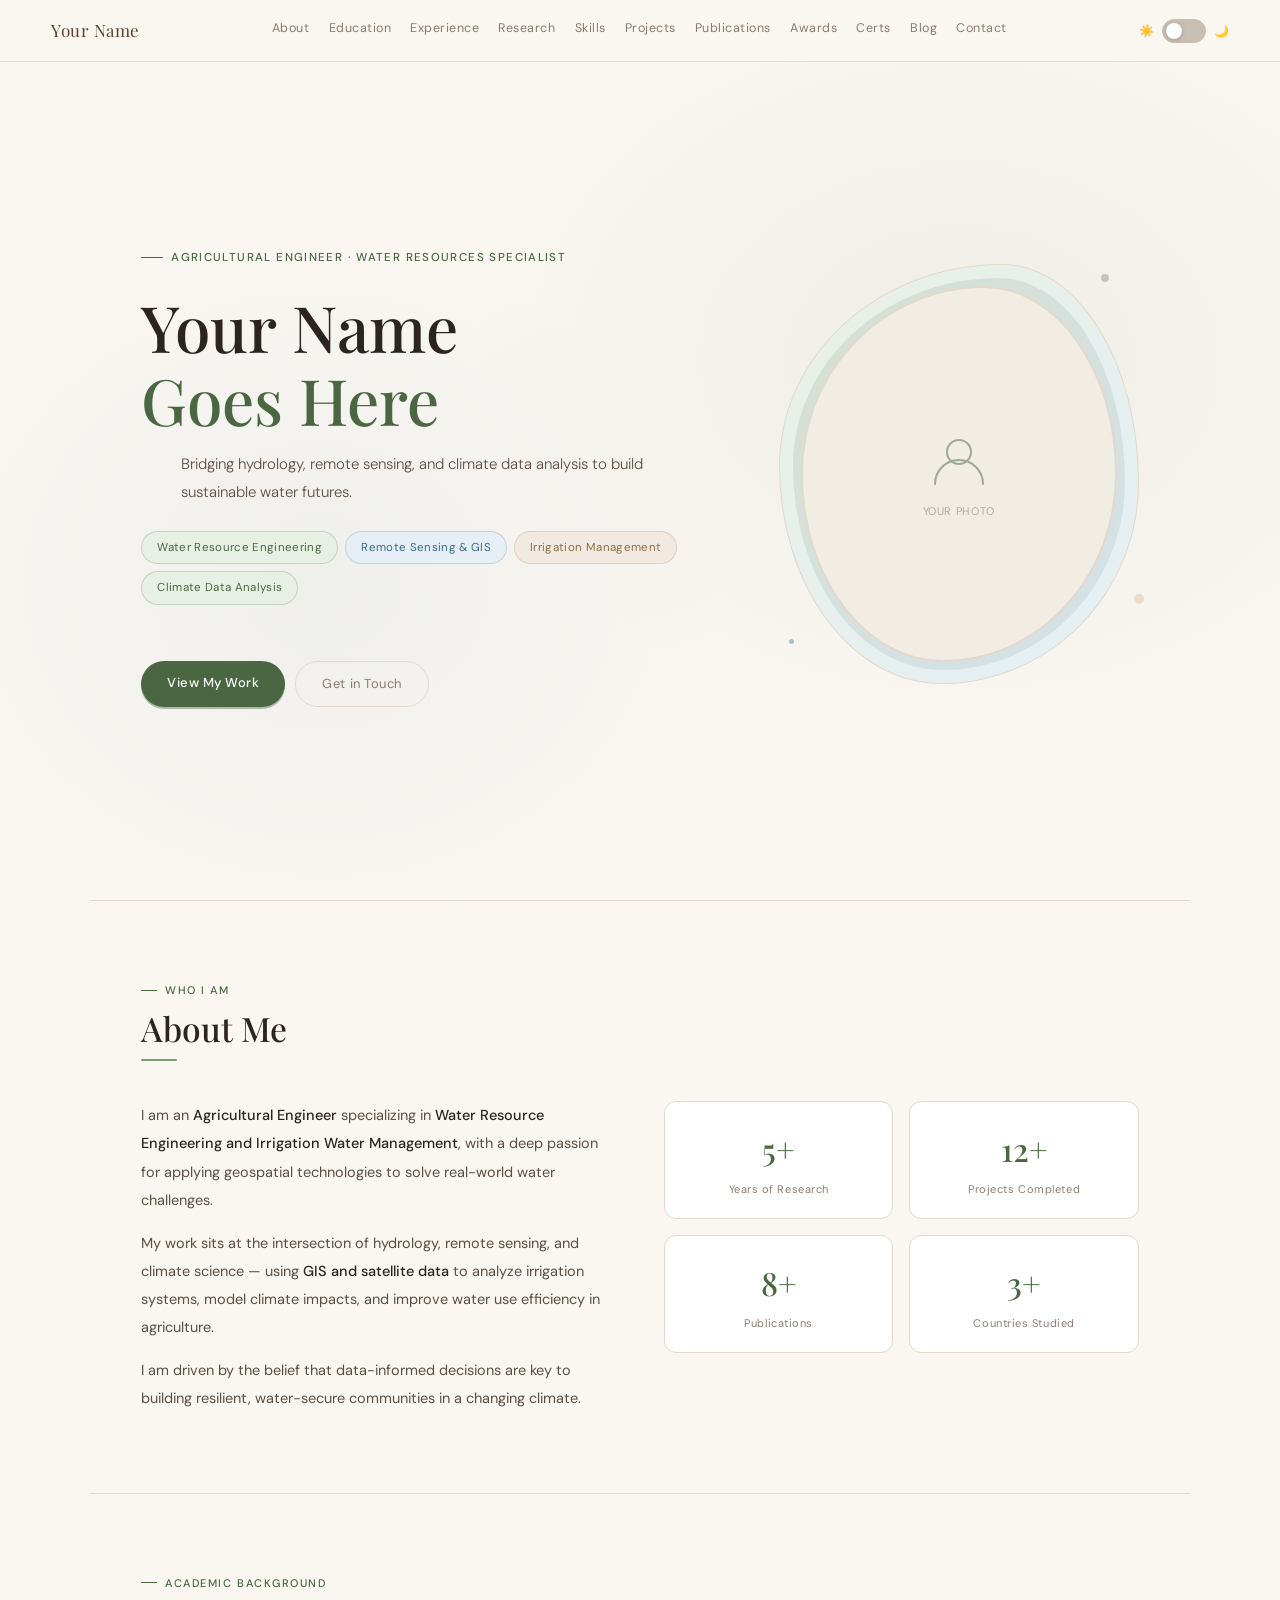
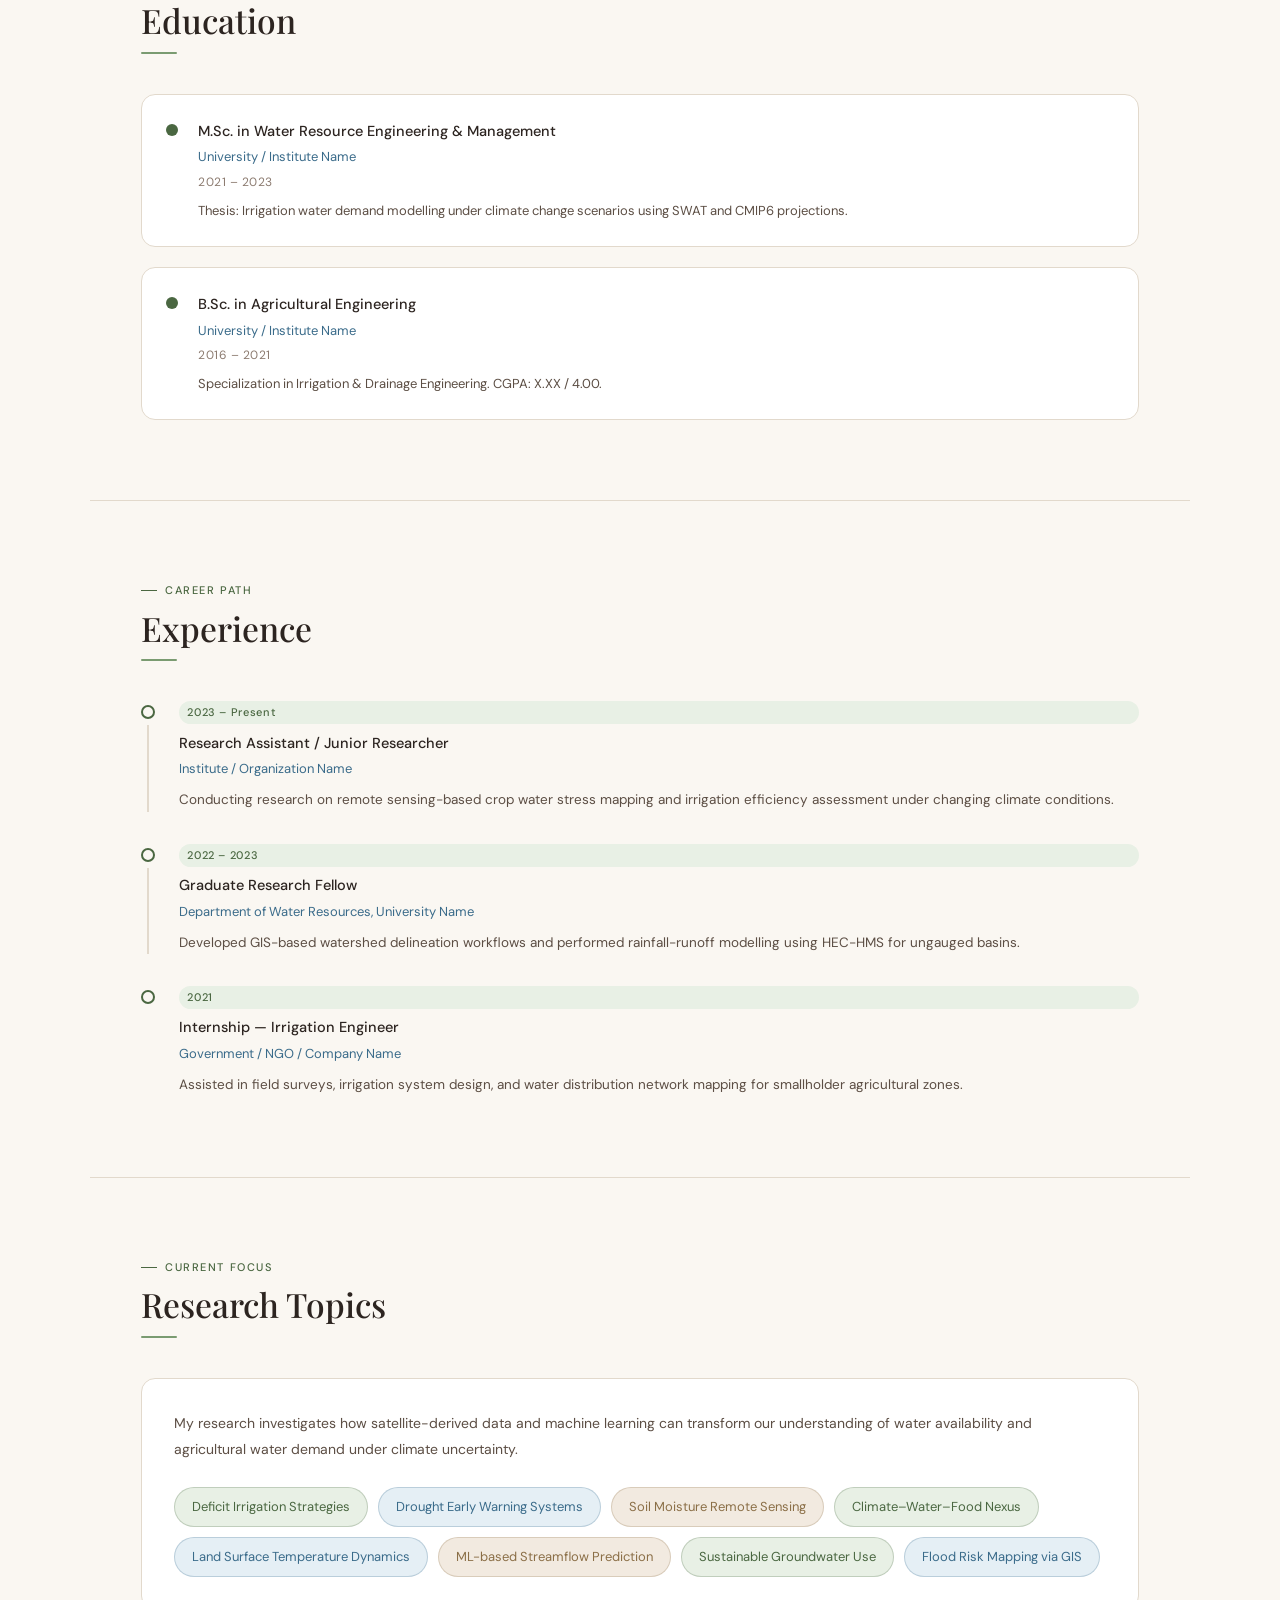
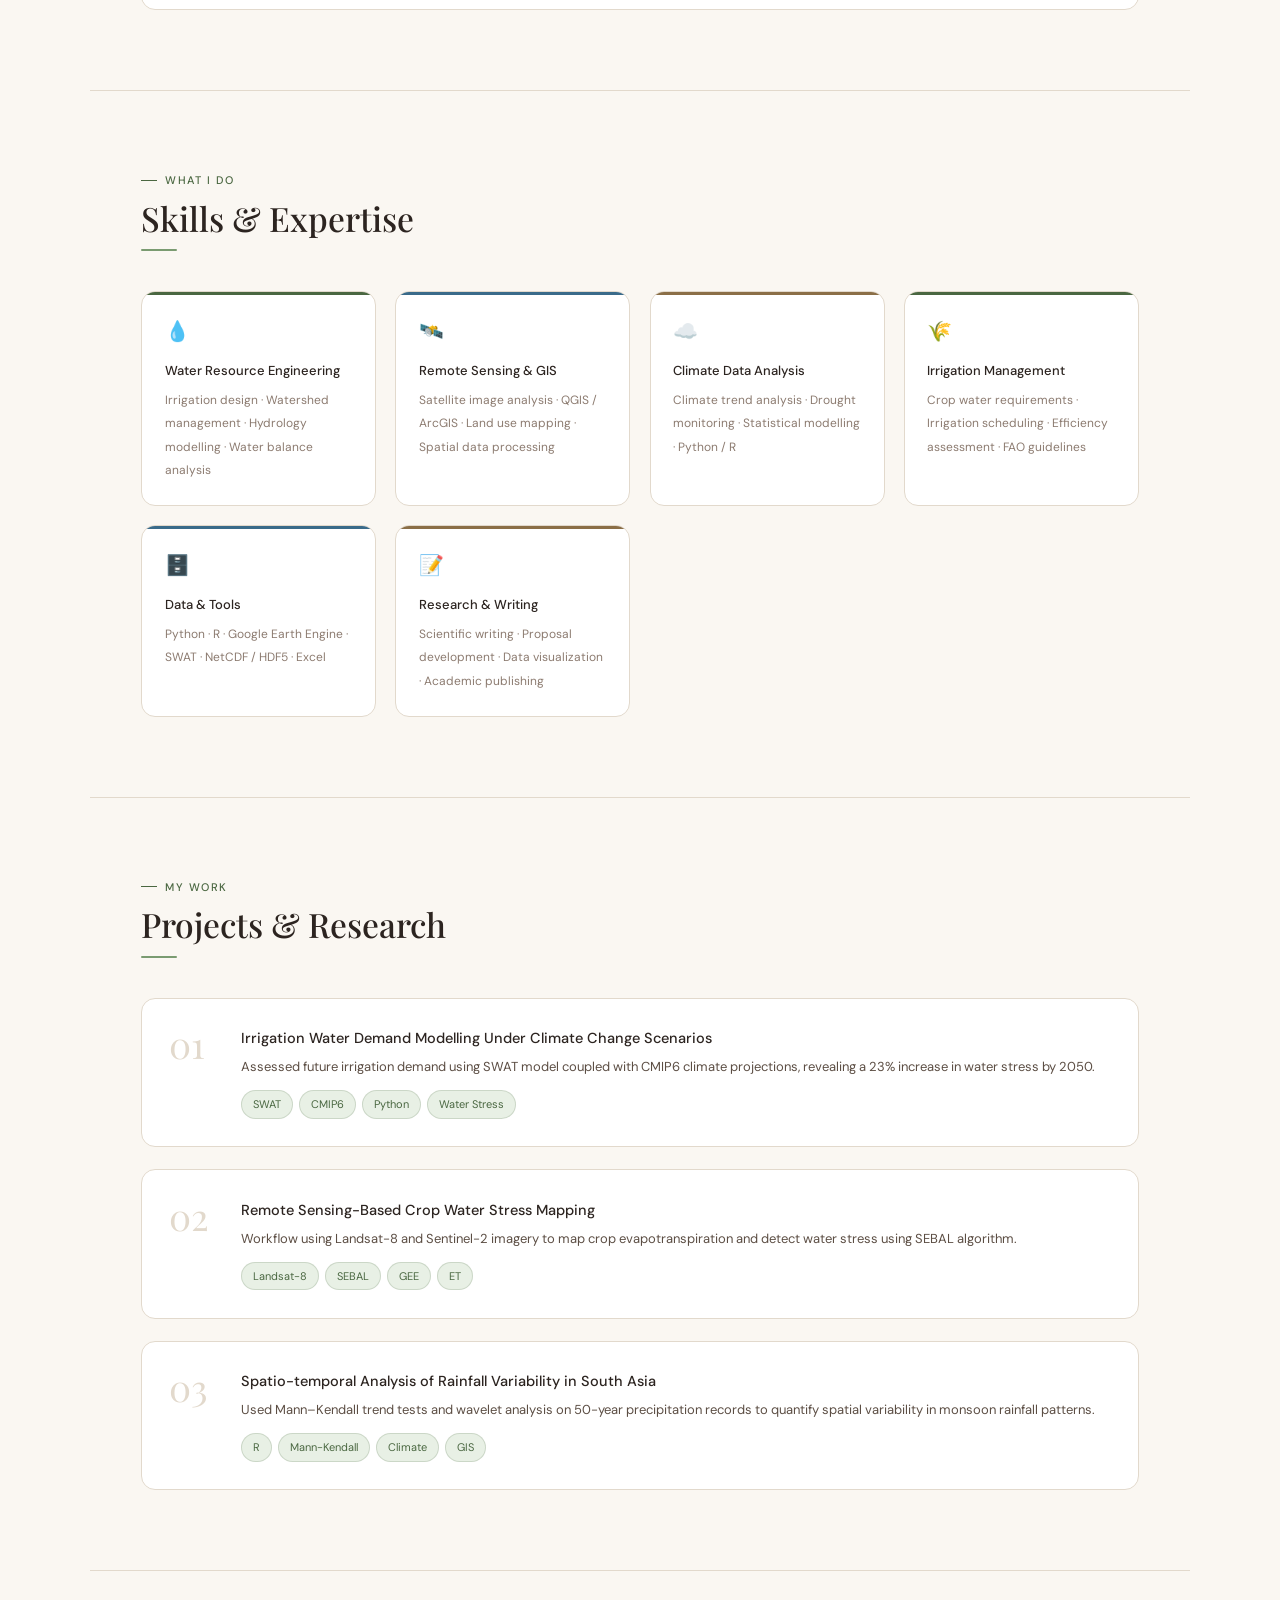
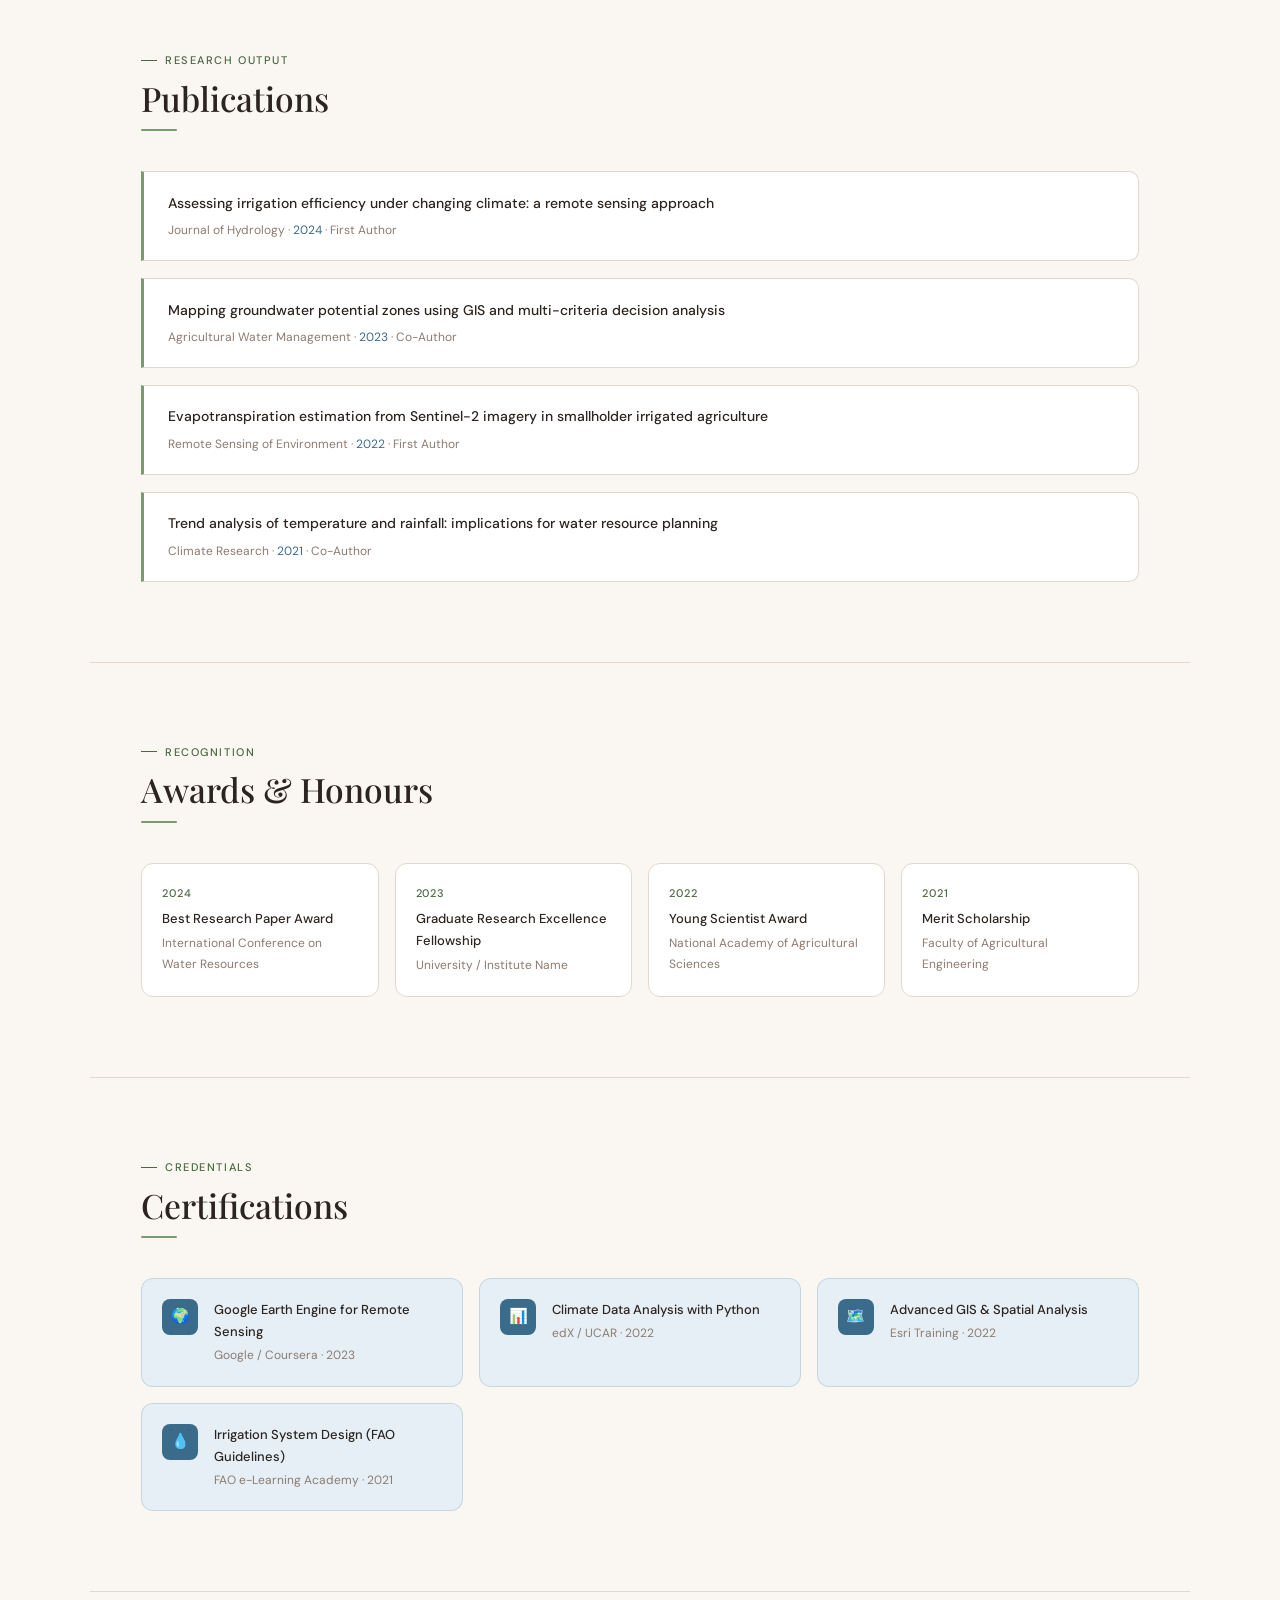
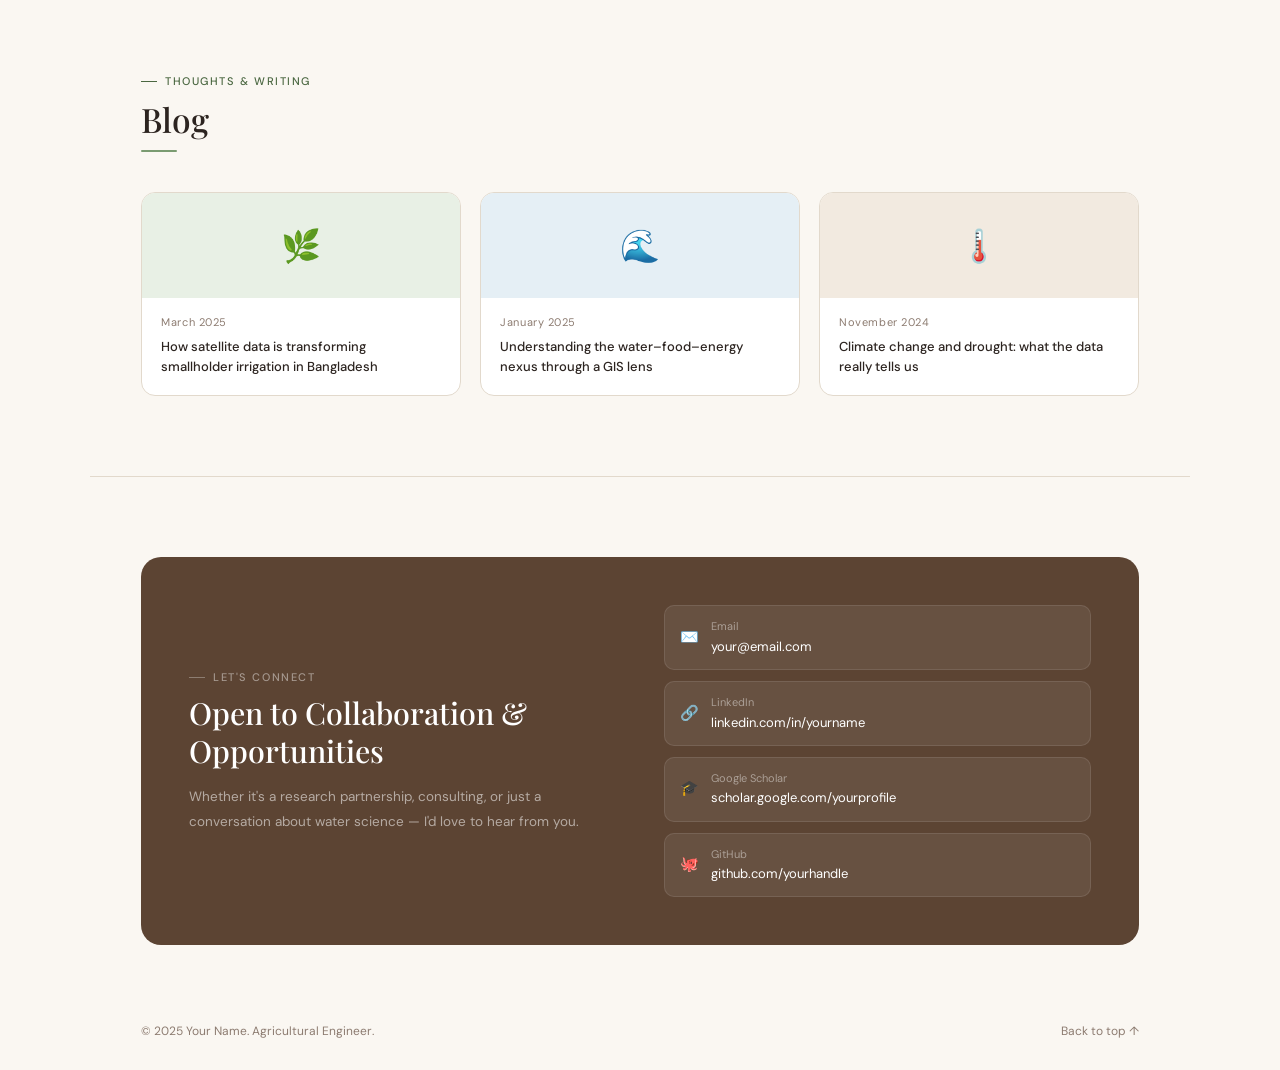
<file: index.html>
<!DOCTYPE html>
<html lang="en" data-theme="light">
<head>
<meta charset="UTF-8">
<meta name="viewport" content="width=device-width, initial-scale=1.0">
<title>Your Name — Agricultural Engineer</title>
<link href="https://fonts.googleapis.com/css2?family=Playfair+Display:ital,wght@0,400;0,500;0,600;1,400&family=DM+Sans:wght@300;400;500&display=swap" rel="stylesheet">
<style>
*,*::before,*::after{box-sizing:border-box;margin:0;padding:0}

/* ── THEME VARIABLES ── */
[data-theme="light"]{
  --bg:          #FAF7F2;
  --bg-card:     #FFFFFF;
  --bg-alt:      #F2EDE4;
  --border:      #E2D9CC;
  --border-mid:  #C8BFB2;
  --text-h:      #2C2420;
  --text-b:      #5C4E44;
  --text-m:      #8C7B70;
  --moss:        #4A6741;
  --moss-l:      #7A9B71;
  --moss-pale:   #E8F0E5;
  --water:       #3A6B8A;
  --water-l:     #6A9BB5;
  --water-pale:  #E5EFF5;
  --earth:       #8B6F47;
  --earth-d:     #5C4433;
  --accent:      #C4803A;
  --nav-bg:      rgba(250,247,242,0.93);
  --shadow:      0 2px 24px rgba(92,68,51,0.08);
  --toggle-bg:   #C8BFB2;
}
[data-theme="dark"]{
  --bg:          #141210;
  --bg-card:     #1E1A17;
  --bg-alt:      #252018;
  --border:      #3A3028;
  --border-mid:  #4E4238;
  --text-h:      #F0EAE0;
  --text-b:      #BFB3A8;
  --text-m:      #887870;
  --moss:        #7AB870;
  --moss-l:      #5A9451;
  --moss-pale:   #1A2818;
  --water:       #6AABBF;
  --water-l:     #4A8BA5;
  --water-pale:  #0F1E28;
  --earth:       #C4956A;
  --earth-d:     #E8C8A0;
  --accent:      #E09A50;
  --nav-bg:      rgba(20,18,16,0.95);
  --shadow:      0 2px 24px rgba(0,0,0,0.4);
  --toggle-bg:   #4A6741;
}

html{scroll-behavior:smooth}
body{
  font-family:'DM Sans',sans-serif;
  background:var(--bg);
  color:var(--text-b);
  line-height:1.7;
  font-size:15px;
  transition:background .35s,color .35s;
}

/* ── SPLASH SCREEN ── */
#splash{
  position:fixed;inset:0;z-index:9999;
  background:var(--bg);
  display:flex;flex-direction:column;align-items:center;justify-content:center;
  gap:2rem;
  pointer-events:none;
  transition:opacity .8s ease, visibility .8s ease;
}
#splash.hide{opacity:0;visibility:hidden}

/* Water drop scene */
.water-scene{
  position:relative;
  width:120px;height:160px;
  display:flex;align-items:flex-end;justify-content:center;
}

/* The falling drop */
.w-drop{
  position:absolute;
  top:0;left:50%;transform:translateX(-50%);
  width:22px;height:30px;
  animation:dropFall 1.6s cubic-bezier(.4,0,.6,1) infinite;
}
.w-drop svg{width:100%;height:100%}

/* Surface ripples container */
.w-surface{
  position:relative;
  width:100%;
  display:flex;align-items:center;justify-content:center;
}

/* Impact splash blobs */
.w-splash{
  position:absolute;bottom:0;left:50%;
  width:0;height:0;transform:translateX(-50%);
  animation:splashBlob 1.6s ease-out infinite;
  overflow:visible;
}
.w-splash::before,.w-splash::after{
  content:'';position:absolute;
  border-radius:50%;
  background:var(--water);opacity:0;
}
.w-splash::before{
  width:6px;height:10px;
  bottom:0;left:-14px;
  animation:splashLeft 1.6s ease-out infinite;
  transform-origin:bottom center;
}
.w-splash::after{
  width:6px;height:10px;
  bottom:0;right:-14px;
  animation:splashRight 1.6s ease-out infinite;
  transform-origin:bottom center;
}

/* Expanding ripple rings */
.w-ripple{
  position:absolute;
  bottom:-4px;left:50%;transform:translateX(-50%);
  border-radius:50%;
  border:2px solid var(--water);
  opacity:0;
  width:0;height:0;
}
.w-ripple:nth-child(1){animation:rippleExpand 1.6s .55s ease-out infinite}
.w-ripple:nth-child(2){animation:rippleExpand 1.6s .75s ease-out infinite}
.w-ripple:nth-child(3){animation:rippleExpand 1.6s .95s ease-out infinite}


.splash-text{
  font-family:'Playfair Display',serif;
  font-size:12px;letter-spacing:.18em;text-transform:uppercase;
  color:var(--text-m);
  animation:fadeUp .5s .2s ease both;
}
.splash-dots{
  display:flex;gap:6px;
  animation:fadeUp .5s .35s ease both;
}
.splash-dots span{
  width:5px;height:5px;border-radius:50%;
  background:var(--water);opacity:.3;
  animation:dotPulse 1.6s ease-in-out infinite;
}
.splash-dots span:nth-child(2){animation-delay:.2s}
.splash-dots span:nth-child(3){animation-delay:.4s}

/* Keyframes */
@keyframes dropFall{
  0%{top:-10px;opacity:0;transform:translateX(-50%) scaleY(1)}
  15%{opacity:1}
  45%{top:calc(100% - 44px);opacity:1;transform:translateX(-50%) scaleY(1.15)}
  55%{top:calc(100% - 30px);opacity:0;transform:translateX(-50%) scaleY(.4)}
  56%,100%{top:-10px;opacity:0;transform:translateX(-50%) scaleY(1)}
}
@keyframes rippleExpand{
  0%{width:0;height:0;opacity:.7;transform:translateX(-50%)}
  100%{width:90px;height:24px;opacity:0;transform:translateX(-50%)}
}
@keyframes splashLeft{
  0%,50%{opacity:0;transform:translate(0,0) rotate(0deg)}
  55%{opacity:.85}
  75%{opacity:.5;transform:translate(-10px,-22px) rotate(-25deg)}
  95%,100%{opacity:0;transform:translate(-14px,-2px) rotate(-40deg)}
}
@keyframes splashRight{
  0%,50%{opacity:0;transform:translate(0,0) rotate(0deg)}
  55%{opacity:.85}
  75%{opacity:.5;transform:translate(10px,-22px) rotate(25deg)}
  95%,100%{opacity:0;transform:translate(14px,-2px) rotate(40deg)}
}
@keyframes dotPulse{
  0%,100%{opacity:.3;transform:scale(1)}
  50%{opacity:1;transform:scale(1.4)}
}
@keyframes fadeUp{
  0%{transform:translateY(8px);opacity:0}
  100%{transform:translateY(0);opacity:1}
}

/* ── PAGE ENTRY ANIMATIONS ── */
.reveal{
  opacity:0;transform:translateY(22px);
  transition:opacity .6s ease,transform .6s ease;
}
.reveal.in{opacity:1;transform:translateY(0)}

/* ── NAV ── */
nav{
  position:fixed;top:0;left:0;right:0;z-index:200;
  background:var(--nav-bg);
  backdrop-filter:blur(14px);
  border-bottom:1px solid var(--border);
  height:62px;
  display:flex;align-items:center;justify-content:space-between;
  padding:0 4vw;
  transition:background .35s,border-color .35s;
}
.nav-logo{
  font-family:'Playfair Display',serif;
  font-size:17px;color:var(--earth-d);letter-spacing:.03em;
  white-space:nowrap;
}
.nav-center{
  display:flex;gap:1.2rem;align-items:center;flex-wrap:wrap;
}
.nav-center a{
  font-size:12.5px;font-weight:400;color:var(--text-m);
  text-decoration:none;letter-spacing:.04em;
  position:relative;padding-bottom:3px;
  transition:color .2s;
}
.nav-center a::after{
  content:'';position:absolute;bottom:0;left:0;
  width:0;height:1.5px;
  background:var(--moss);border-radius:2px;
  transition:width .25s cubic-bezier(.4,0,.2,1);
}
.nav-center a:hover{color:var(--moss)}
.nav-center a:hover::after{width:100%}

/* ── DARK MODE TOGGLE ── */
.theme-toggle{
  display:flex;align-items:center;gap:8px;
  flex-shrink:0;
}
.toggle-label{font-size:11px;color:var(--text-m);letter-spacing:.05em;user-select:none}
.toggle-wrap{
  position:relative;width:44px;height:24px;
  background:var(--toggle-bg);
  border-radius:100px;
  cursor:pointer;
  transition:background .35s;
  border:1.5px solid var(--border-mid);
}
.toggle-wrap::after{
  content:'';
  position:absolute;
  top:3px;left:3px;
  width:16px;height:16px;
  background:#fff;
  border-radius:50%;
  transition:transform .3s cubic-bezier(.4,0,.2,1);
  box-shadow:0 1px 4px rgba(0,0,0,.2);
}
[data-theme="dark"] .toggle-wrap::after{
  transform:translateX(19px);
}
.toggle-icon{font-size:12px;line-height:1}

/* ── SECTIONS ── */
section{
  padding:5rem 4vw;
  max-width:1100px;margin:0 auto;
}
.divider{
  height:1px;background:var(--border);
  max-width:1100px;margin:0 auto;
}

/* ── SECTION HEADER ── */
.sh{margin-bottom:2.5rem}
.sh-tag{
  font-size:11px;letter-spacing:.14em;text-transform:uppercase;
  color:var(--moss);font-weight:500;
  display:flex;align-items:center;gap:8px;margin-bottom:.5rem;
}
.sh-tag::before{content:'';display:block;width:16px;height:1px;background:var(--moss)}
.sh-title{
  font-family:'Playfair Display',serif;
  font-size:clamp(1.6rem,3vw,2.1rem);
  font-weight:500;color:var(--text-h);line-height:1.2;
}
.sh-line{width:36px;height:2px;background:var(--moss-l);margin-top:.7rem;border-radius:2px}

/* ── HERO ── */
#hero{
  min-height:100vh;max-width:100%;
  display:flex;align-items:center;
  position:relative;overflow:hidden;padding:0;
}
.hero-bg{
  position:absolute;inset:0;
  background:
    radial-gradient(ellipse 55% 60% at 75% 40%,rgba(74,103,65,.07) 0%,transparent 70%),
    radial-gradient(ellipse 45% 55% at 25% 65%,rgba(58,107,138,.06) 0%,transparent 70%),
    var(--bg);
  transition:background .35s;
}
.hero-inner{
  position:relative;
  max-width:1100px;margin:0 auto;
  padding:7rem 4vw 4rem;
  display:flex;
  flex-direction:row;
  align-items:center;
  justify-content:space-between;
  gap:3rem;
  width:100%;
}

/* ── HERO TEXT ── */
.hero-text{width:100%;max-width:560px;text-align:left}
.h-tag{justify-content:flex-start}
.h-tag{
  display:inline-flex;align-items:center;gap:8px;
  font-size:11.5px;letter-spacing:.12em;text-transform:uppercase;
  color:var(--moss);font-weight:500;margin-bottom:1.4rem;
}
.h-tag::before{content:'';display:block;width:22px;height:1px;background:var(--moss)}
.hero-name{
  font-family:'Playfair Display',serif;
  font-size:clamp(2.4rem,5.5vw,4rem);
  font-weight:500;color:var(--text-h);
  line-height:1.15;margin-bottom:.9rem;
}
.hero-name em{color:var(--moss);font-style:normal}
.hero-sub{
  font-size:15px;font-weight:300;color:var(--text-b);
  max-width:480px;margin:0 auto 1.5rem;line-height:1.85;
}
.pills{display:flex;flex-wrap:wrap;gap:7px;margin-bottom:2rem;justify-content:flex-start}
.pill{
  padding:6px 15px;border-radius:100px;
  font-size:11.5px;font-weight:400;letter-spacing:.03em;
  transition:transform .2s,box-shadow .2s,filter .2s;
  cursor:default;
}
.pill:hover{transform:translateY(-2px);box-shadow:0 4px 12px rgba(0,0,0,.1);filter:brightness(1.05)}
.pm{background:var(--moss-pale);color:var(--moss);border:1px solid rgba(74,103,65,.22)}
.pw{background:var(--water-pale);color:var(--water);border:1px solid rgba(58,107,138,.22)}
.pe{background:#F2EAE0;color:var(--earth);border:1px solid rgba(139,111,71,.22)}
[data-theme="dark"] .pe{background:#2A1E10;color:var(--earth);border-color:rgba(196,149,106,.22)}
.cta{display:flex;gap:10px;flex-wrap:wrap;justify-content:flex-start}
.btn-p{
  padding:11px 26px;border-radius:100px;
  background:var(--moss);color:#fff;
  font-size:13px;font-weight:500;
  text-decoration:none;border:none;cursor:pointer;
  letter-spacing:.04em;
  position:relative;overflow:hidden;
  transition:background .25s,transform .18s,box-shadow .25s;
  box-shadow:0 2px 0 rgba(44,76,37,.35);
}
.btn-p::before{
  content:'';position:absolute;inset:0;
  background:linear-gradient(120deg,transparent 30%,rgba(255,255,255,.18) 50%,transparent 70%);
  transform:translateX(-100%);
  transition:transform .5s ease;
}
.btn-p:hover{background:var(--earth-d);transform:translateY(-2px);box-shadow:0 6px 16px rgba(44,76,37,.25)}
.btn-p:hover::before{transform:translateX(100%)}
.btn-p:active{transform:translateY(0);box-shadow:0 1px 0 rgba(44,76,37,.3)}
.btn-s{
  padding:11px 26px;border-radius:100px;
  background:transparent;color:var(--text-m);
  font-size:13px;font-weight:400;
  text-decoration:none;
  border:1.5px solid var(--border);cursor:pointer;
  letter-spacing:.04em;
  transition:border-color .25s,color .25s,background .25s,transform .18s;
}
.btn-s:hover{border-color:var(--moss);color:var(--moss);background:var(--moss-pale);transform:translateY(-2px)}
.btn-s:active{transform:translateY(0)}

/* ── HERO LEFT COL ── */
.hero-left-col{
  flex:1;
  display:flex;flex-direction:column;
  gap:0;
  text-align:left;
}

/* Responsive: stack on small screens */
@media(max-width:700px){
  .hero-inner{
    flex-direction:column;
    align-items:center;
    text-align:center;
    gap:2.5rem;
    padding-top:5.5rem;
  }
  .hero-left-col{align-items:center;text-align:center}
  .hero-text{text-align:center}
  .h-tag{justify-content:center}
  .pills{justify-content:center}
  .cta{justify-content:center}
  .hero-sub{margin:0 auto 1.5rem}
}

/* ── HERO IMAGE (abstract shape) ── */
.hero-img-wrap{
  width:360px;height:420px;
  position:relative;flex-shrink:0;
}
.blob-bg{
  position:absolute;inset:0;
  animation:blobFloat 8s ease-in-out infinite;
}
@keyframes blobFloat{
  0%,100%{transform:translateY(0) rotate(0deg)}
  33%{transform:translateY(-8px) rotate(1.5deg)}
  66%{transform:translateY(5px) rotate(-1deg)}
}
.blob-ring{
  position:absolute;
  border-radius:62% 38% 55% 45% / 48% 52% 48% 52%;
  animation:blobMorph 10s ease-in-out infinite;
}
@keyframes blobMorph{
  0%,100%{border-radius:62% 38% 55% 45% / 48% 52% 48% 52%}
  25%{border-radius:48% 52% 42% 58% / 55% 45% 55% 45%}
  50%{border-radius:58% 42% 62% 38% / 42% 58% 42% 58%}
  75%{border-radius:45% 55% 48% 52% / 60% 40% 60% 40%}
}
.blob-outer{
  inset:0;
  background:linear-gradient(135deg,var(--moss-pale),var(--water-pale));
  border:1.5px solid var(--border);
  animation:blobMorph 10s ease-in-out infinite;
  z-index:0;
}
.blob-mid{
  inset:14px;
  background:linear-gradient(135deg,rgba(74,103,65,.12),rgba(58,107,138,.1));
  z-index:1;
  animation:blobMorph 10s ease-in-out infinite reverse;
}
.photo-clip{
  position:absolute;
  inset:22px;
  z-index:2;
  border-radius:58% 42% 55% 45% / 50% 50% 50% 50%;
  animation:blobMorph 12s ease-in-out infinite 1s;
  overflow:hidden;
  background:var(--bg-alt);
  display:flex;align-items:center;justify-content:center;
  border:2px solid var(--border);
}
.photo-clip img{
  width:100%;height:100%;object-fit:cover;
  display:block;
}
.photo-placeholder{
  display:flex;flex-direction:column;align-items:center;gap:10px;
  color:var(--text-m);
}
.photo-placeholder svg{opacity:.5}
.photo-placeholder span{font-size:11px;letter-spacing:.06em;text-transform:uppercase;opacity:.6}

/* floating dots decoration */
.dot{
  position:absolute;border-radius:50%;
  animation:dotFloat 6s ease-in-out infinite;
}
.d1{width:8px;height:8px;background:var(--moss);opacity:.3;top:10px;right:30px;animation-delay:0s}
.d2{width:5px;height:5px;background:var(--water);opacity:.4;bottom:40px;left:10px;animation-delay:1.5s}
.d3{width:10px;height:10px;background:var(--accent);opacity:.2;bottom:80px;right:-5px;animation-delay:3s}
@keyframes dotFloat{0%,100%{transform:translateY(0)}50%{transform:translateY(-8px)}}

/* ── ABOUT ── */
.about-grid{display:grid;grid-template-columns:1fr 1fr;gap:3rem;align-items:start}
.about-text{font-size:14.5px;color:var(--text-b);line-height:1.95}
.about-text p+p{margin-top:.9rem}
.about-text strong{color:var(--text-h);font-weight:500}
.stats{display:grid;grid-template-columns:1fr 1fr;gap:1rem}
.scard{
  background:var(--bg-card);border:1px solid var(--border);
  border-radius:12px;padding:1.25rem;text-align:center;
  transition:border-color .2s,transform .2s;
}
.scard:hover{border-color:var(--moss-l);transform:translateY(-2px)}
.snum{
  font-family:'Playfair Display',serif;
  font-size:2rem;font-weight:500;color:var(--moss);
}
.slabel{font-size:11px;color:var(--text-m);letter-spacing:.05em;margin-top:3px}

/* ── EDUCATION ── */
.edu-list{display:flex;flex-direction:column;gap:1.25rem}
.edu-item{
  background:var(--bg-card);border:1px solid var(--border);
  border-radius:14px;padding:1.5rem;
  display:grid;grid-template-columns:auto 1fr;gap:1.25rem;align-items:start;
  transition:border-color .2s;
}
.edu-item:hover{border-color:var(--moss-l)}
.edu-dot{
  width:12px;height:12px;border-radius:50%;
  background:var(--moss);margin-top:5px;flex-shrink:0;
}
.edu-degree{font-size:14.5px;font-weight:500;color:var(--text-h);margin-bottom:3px}
.edu-inst{font-size:13px;color:var(--water);margin-bottom:3px}
.edu-year{font-size:12px;color:var(--text-m);letter-spacing:.04em}
.edu-note{font-size:13px;color:var(--text-b);margin-top:.5rem;line-height:1.7}

/* ── EXPERIENCE ── */
.exp-list{display:flex;flex-direction:column;gap:0}
.exp-item{
  display:grid;grid-template-columns:auto 1fr;
  gap:0 1.5rem;
  padding-bottom:2rem;
}
.exp-item:last-child{padding-bottom:0}
.exp-item:last-child .exp-line{display:none}
.exp-left{display:flex;flex-direction:column;align-items:center;padding-top:4px}
.exp-circle{
  width:14px;height:14px;border-radius:50%;
  border:2px solid var(--moss);background:var(--bg);
  flex-shrink:0;
}
.exp-line{width:2px;flex:1;background:var(--border);margin:6px 0 0}
.exp-year{
  font-size:11px;letter-spacing:.06em;
  color:var(--moss);font-weight:500;
  background:var(--moss-pale);
  padding:2px 8px;border-radius:100px;
  white-space:nowrap;margin-bottom:.4rem;
}
.exp-role{font-size:14.5px;font-weight:500;color:var(--text-h);margin-bottom:3px}
.exp-org{font-size:13px;color:var(--water);margin-bottom:.5rem}
.exp-desc{font-size:13.5px;color:var(--text-b);line-height:1.75}

/* ── RESEARCH TOPICS ── */
.research-box{
  background:var(--bg-card);border:1px solid var(--border);
  border-radius:14px;padding:2rem;
}
.research-intro{font-size:14px;color:var(--text-b);margin-bottom:1.5rem;line-height:1.85}
.rtopics{display:flex;flex-wrap:wrap;gap:10px}
.rt{
  padding:8px 17px;border-radius:100px;
  font-size:13px;border:1px solid;
  transition:transform .15s;cursor:default;
}
.rt:hover{transform:translateY(-2px)}
.rtm{background:var(--moss-pale);color:var(--moss);border-color:rgba(74,103,65,.25)}
.rtw{background:var(--water-pale);color:var(--water);border-color:rgba(58,107,138,.25)}
.rte{background:#F2EAE0;color:var(--earth);border-color:rgba(139,111,71,.25)}
[data-theme="dark"] .rte{background:#2A1E10;color:var(--earth);border-color:rgba(196,149,106,.25)}

/* ── SKILLS ── */
.skills-grid{display:grid;grid-template-columns:repeat(auto-fit,minmax(195px,1fr));gap:1.2rem}
.sk-card{
  background:var(--bg-card);border:1px solid var(--border);
  border-radius:14px;padding:1.4rem;
  position:relative;overflow:hidden;
  transition:border-color .2s,transform .2s;
}
.sk-card::before{
  content:'';position:absolute;top:0;left:0;right:0;height:3px;border-radius:14px 14px 0 0;
}
.sk-card.sm::before{background:var(--moss)}
.sk-card.sw::before{background:var(--water)}
.sk-card.se::before{background:var(--earth)}
.sk-card:hover{border-color:var(--moss-l);transform:translateY(-3px)}
.sk-icon{font-size:20px;margin-bottom:.7rem}
.sk-title{font-size:13px;font-weight:500;color:var(--text-h);margin-bottom:.45rem}
.sk-list{font-size:12px;color:var(--text-m);line-height:1.95}

/* ── PROJECTS ── */
.proj-list{display:flex;flex-direction:column;gap:1.4rem}
.proj-card{
  background:var(--bg-card);border:1px solid var(--border);
  border-radius:14px;padding:1.7rem;
  display:grid;grid-template-columns:52px 1fr;
  gap:1.25rem;align-items:start;
  transition:border-color .2s;cursor:default;
}
.proj-card:hover{border-color:var(--moss-l)}
.pnum{
  font-family:'Playfair Display',serif;
  font-size:2.3rem;font-weight:400;
  color:var(--border);line-height:1;
}
.ptitle{font-size:14.5px;font-weight:500;color:var(--text-h);margin-bottom:.35rem}
.pdesc{font-size:13px;color:var(--text-b);line-height:1.75;margin-bottom:.7rem}
.ptags{display:flex;flex-wrap:wrap;gap:6px}
.ptag{
  font-size:11px;padding:4px 11px;border-radius:100px;
  background:var(--moss-pale);color:var(--moss);
  border:1px solid rgba(74,103,65,.18);
  transition:background .2s,transform .18s;cursor:default;
}
.ptag:hover{background:var(--moss);color:#fff;transform:translateY(-1px)}

/* ── PUBLICATIONS ── */
.pub-list{display:flex;flex-direction:column;gap:1.1rem}
.pub-item{
  padding:1.2rem 1.5rem;
  border-left:3px solid var(--moss-l);
  background:var(--bg-card);
  border-radius:0 10px 10px 0;
  border-right:1px solid var(--border);
  border-top:1px solid var(--border);
  border-bottom:1px solid var(--border);
  transition:border-left-color .2s;
}
.pub-item:hover{border-left-color:var(--water)}
.pub-title{font-size:14px;font-weight:500;color:var(--text-h);margin-bottom:.3rem}
.pub-meta{font-size:12px;color:var(--text-m)}
.pub-meta span{color:var(--water)}

/* ── AWARDS ── */
.aw-grid{display:grid;grid-template-columns:repeat(auto-fit,minmax(200px,1fr));gap:1rem}
.aw-card{
  background:var(--bg-card);border:1px solid var(--border);
  border-radius:12px;padding:1.25rem;
  transition:border-color .2s,transform .2s;
}
.aw-card:hover{border-color:var(--accent);transform:translateY(-2px)}
.aw-year{font-size:11px;color:var(--moss);letter-spacing:.08em;font-weight:500;margin-bottom:.35rem}
.aw-title{font-size:13px;font-weight:500;color:var(--text-h);margin-bottom:.2rem}
.aw-org{font-size:12px;color:var(--text-m)}

/* ── CERTIFICATES ── */
.cert-grid{display:grid;grid-template-columns:repeat(auto-fit,minmax(240px,1fr));gap:1rem}
.cert-card{
  background:var(--water-pale);
  border:1px solid rgba(58,107,138,.18);
  border-radius:12px;padding:1.25rem;
  display:flex;gap:1rem;align-items:flex-start;
  transition:transform .2s;
}
.cert-card:hover{transform:translateY(-2px)}
.cert-ico{
  width:36px;height:36px;border-radius:8px;
  background:var(--water);display:flex;align-items:center;justify-content:center;
  font-size:15px;flex-shrink:0;
}
.cert-name{font-size:13px;font-weight:500;color:var(--text-h)}
.cert-iss{font-size:12px;color:var(--text-m);margin-top:2px}

/* ── BLOG ── */
.blog-grid{display:grid;grid-template-columns:repeat(auto-fit,minmax(230px,1fr));gap:1.2rem}
.blog-card{
  background:var(--bg-card);border:1px solid var(--border);
  border-radius:14px;overflow:hidden;
  transition:transform .2s,border-color .2s;cursor:pointer;
}
.blog-card:hover{transform:translateY(-3px);border-color:var(--moss-l)}
.bthumb{
  height:105px;display:flex;align-items:center;justify-content:center;font-size:32px;
}
.ba{background:var(--moss-pale)}
.bb{background:var(--water-pale)}
.bc{background:#F2EAE0}
[data-theme="dark"] .bc{background:#2A1E10}
.bbody{padding:.9rem 1.2rem 1.2rem}
.bdate{font-size:11px;color:var(--text-m);letter-spacing:.05em;margin-bottom:.35rem}
.btitle{font-size:13px;font-weight:500;color:var(--text-h);line-height:1.5}

/* ── CONTACT ── */
.contact-wrap{
  background:var(--earth-d);
  border-radius:20px;padding:3rem;
  display:grid;grid-template-columns:1fr 1fr;gap:3rem;align-items:center;
}
[data-theme="dark"] .contact-wrap{background:#0E0C0A;border:1px solid var(--border)}
.c-left .sh-tag{color:rgba(255,255,255,.45)}
.c-left .sh-tag::before{background:rgba(255,255,255,.3)}
.c-title{
  font-family:'Playfair Display',serif;
  font-size:1.9rem;font-weight:500;color:#fff;line-height:1.25;margin-bottom:.9rem;
}
.c-sub{font-size:13.5px;color:rgba(255,255,255,.55);line-height:1.85}
.c-links{display:flex;flex-direction:column;gap:11px}
.c-link{
  display:flex;align-items:center;gap:12px;
  padding:11px 15px;border-radius:10px;
  background:rgba(255,255,255,.07);border:1px solid rgba(255,255,255,.1);
  text-decoration:none;color:#fff;font-size:13px;
  transition:background .2s;
}
.c-link:hover{background:rgba(255,255,255,.13)}
.c-link-ico{font-size:15px}
.c-link-label{font-size:11px;color:rgba(255,255,255,.45);display:block}
.c-link-val{font-size:13px;color:#fff}

/* ── FOOTER ── */
footer{
  max-width:1100px;margin:0 auto;
  padding:1.75rem 4vw;
  display:flex;align-items:center;justify-content:space-between;
  font-size:12px;color:var(--text-m);
}
footer a{color:var(--text-m);text-decoration:none}
footer a:hover{color:var(--moss)}

@media(max-width:680px){
  .hero-img-wrap{width:220px;height:270px;margin:1.5rem auto}
  .about-grid,.contact-wrap{grid-template-columns:1fr}
  .nav-center{display:none}
}
</style>
</head>
<body>

<!-- ── SPLASH ── -->
<div id="splash">
  <div class="water-scene">
    <!-- Falling drop -->
    <div class="w-drop">
      <svg viewBox="0 0 22 30" fill="none" xmlns="http://www.w3.org/2000/svg">
        <path d="M11 1 C11 1 2 12 2 18.5 C2 23.75 6.03 28 11 28 C15.97 28 20 23.75 20 18.5 C20 12 11 1 11 1Z"
              fill="var(--water)" opacity="0.85"/>
        <path d="M7 19 C7 19 8.5 16.5 11 16.5 C13.5 16.5 15 19 15 19"
              stroke="rgba(255,255,255,0.5)" stroke-width="1.2" stroke-linecap="round" fill="none"/>
      </svg>
    </div>
    <!-- Ripple rings on surface -->
    <div class="w-surface">
<div class="w-ripple"></div>
      <div class="w-ripple"></div>
      <div class="w-ripple"></div>
      <div class="w-splash"></div>
    </div>
  </div>
  <div class="splash-text">Loading portfolio</div>
  <div class="splash-dots"><span></span><span></span><span></span></div>
</div>

<!-- ── NAVBAR ── -->
<nav>
  <div class="nav-logo">Your Name</div>
  <div class="nav-center">
    <a href="#about">About</a>
    <a href="#education">Education</a>
    <a href="#experience">Experience</a>
    <a href="#research">Research</a>
    <a href="#skills">Skills</a>
    <a href="#projects">Projects</a>
    <a href="#publications">Publications</a>
    <a href="#awards">Awards</a>
    <a href="#certificates">Certs</a>
    <a href="#blog">Blog</a>
    <a href="#contact">Contact</a>
  </div>
  <div class="theme-toggle">
    <span class="toggle-icon">☀️</span>
    <div class="toggle-wrap" id="themeToggle" role="switch" aria-checked="false" tabindex="0" title="Toggle dark mode"></div>
    <span class="toggle-icon">🌙</span>
  </div>
</nav>

<!-- ── HERO ── -->
<div id="hero">
  <div class="hero-bg"></div>
  <div class="hero-inner">

    <!-- LEFT: text content -->
    <div class="hero-left-col">
      <!-- tag + name + subtitle -->
      <div class="hero-text reveal" style="transition-delay:.15s">
        <div class="h-tag">Agricultural Engineer · Water Resources Specialist</div>
        <h1 class="hero-name">Your Name<br><em>Goes Here</em></h1>
        <p class="hero-sub">Bridging hydrology, remote sensing, and climate data analysis to build sustainable water futures.</p>
      </div>
      <div class="reveal" style="display:flex;flex-direction:column;align-items:flex-start;gap:1.5rem;transition-delay:.3s">
        <div class="pills">
          <span class="pill pm">Water Resource Engineering</span>
          <span class="pill pw">Remote Sensing & GIS</span>
          <span class="pill pe">Irrigation Management</span>
          <span class="pill pm">Climate Data Analysis</span>
        </div>
        <div class="cta">
          <a href="#projects" class="btn-p">View My Work</a>
          <a href="#contact" class="btn-s">Get in Touch</a>
        </div>
      </div>
    </div>

    <!-- RIGHT: abstract blob image -->
    <div class="hero-img-wrap reveal" style="transition-delay:.05s;flex-shrink:0;">
      <div class="blob-bg">
        <div class="blob-ring blob-outer"></div>
        <div class="blob-ring blob-mid"></div>
      </div>
      <div class="photo-clip">
        <!--
          To use your own photo:
          1. Save your photo as  assets/photo.jpg  (or any path)
          2. Replace the placeholder below with:
             <img src="assets/photo.jpg" alt="Your Name">
        -->
        <div class="photo-placeholder">
          <svg width="64" height="64" viewBox="0 0 64 64" fill="none" xmlns="http://www.w3.org/2000/svg">
            <circle cx="32" cy="24" r="12" stroke="#4A6741" stroke-width="2"/>
            <path d="M8 56c0-13.255 10.745-24 24-24s24 10.745 24 24" stroke="#4A6741" stroke-width="2" stroke-linecap="round"/>
          </svg>
          <span>Your Photo</span>
        </div>
      </div>
      <div class="dot d1"></div>
      <div class="dot d2"></div>
      <div class="dot d3"></div>
    </div>

  </div>
</div>

<div class="divider"></div>

<!-- ── ABOUT ── -->
<section id="about">
  <div class="sh">
    <div class="sh-tag">Who I Am</div>
    <h2 class="sh-title">About Me</h2>
    <div class="sh-line"></div>
  </div>
  <div class="about-grid">
    <div class="about-text">
      <p>I am an <strong>Agricultural Engineer</strong> specializing in <strong>Water Resource Engineering and Irrigation Water Management</strong>, with a deep passion for applying geospatial technologies to solve real-world water challenges.</p>
      <p>My work sits at the intersection of hydrology, remote sensing, and climate science — using <strong>GIS and satellite data</strong> to analyze irrigation systems, model climate impacts, and improve water use efficiency in agriculture.</p>
      <p>I am driven by the belief that data-informed decisions are key to building resilient, water-secure communities in a changing climate.</p>
    </div>
    <div class="stats">
      <div class="scard"><div class="snum">5+</div><div class="slabel">Years of Research</div></div>
      <div class="scard"><div class="snum">12+</div><div class="slabel">Projects Completed</div></div>
      <div class="scard"><div class="snum">8+</div><div class="slabel">Publications</div></div>
      <div class="scard"><div class="snum">3+</div><div class="slabel">Countries Studied</div></div>
    </div>
  </div>
</section>

<div class="divider"></div>

<!-- ── EDUCATION ── -->
<section id="education">
  <div class="sh">
    <div class="sh-tag">Academic Background</div>
    <h2 class="sh-title">Education</h2>
    <div class="sh-line"></div>
  </div>
  <div class="edu-list">
    <div class="edu-item">
      <div class="edu-dot"></div>
      <div>
        <div class="edu-degree">M.Sc. in Water Resource Engineering & Management</div>
        <div class="edu-inst">University / Institute Name</div>
        <div class="edu-year">2021 – 2023</div>
        <div class="edu-note">Thesis: Irrigation water demand modelling under climate change scenarios using SWAT and CMIP6 projections.</div>
      </div>
    </div>
    <div class="edu-item">
      <div class="edu-dot"></div>
      <div>
        <div class="edu-degree">B.Sc. in Agricultural Engineering</div>
        <div class="edu-inst">University / Institute Name</div>
        <div class="edu-year">2016 – 2021</div>
        <div class="edu-note">Specialization in Irrigation & Drainage Engineering. CGPA: X.XX / 4.00.</div>
      </div>
    </div>
  </div>
</section>

<div class="divider"></div>

<!-- ── EXPERIENCE ── -->
<section id="experience">
  <div class="sh">
    <div class="sh-tag">Career Path</div>
    <h2 class="sh-title">Experience</h2>
    <div class="sh-line"></div>
  </div>
  <div class="exp-list">
    <div class="exp-item">
      <div class="exp-left">
        <div class="exp-circle"></div>
        <div class="exp-line"></div>
      </div>
      <div>
        <div class="exp-year">2023 – Present</div>
        <div class="exp-role">Research Assistant / Junior Researcher</div>
        <div class="exp-org">Institute / Organization Name</div>
        <div class="exp-desc">Conducting research on remote sensing-based crop water stress mapping and irrigation efficiency assessment under changing climate conditions.</div>
      </div>
    </div>
    <div class="exp-item">
      <div class="exp-left">
        <div class="exp-circle"></div>
        <div class="exp-line"></div>
      </div>
      <div>
        <div class="exp-year">2022 – 2023</div>
        <div class="exp-role">Graduate Research Fellow</div>
        <div class="exp-org">Department of Water Resources, University Name</div>
        <div class="exp-desc">Developed GIS-based watershed delineation workflows and performed rainfall-runoff modelling using HEC-HMS for ungauged basins.</div>
      </div>
    </div>
    <div class="exp-item">
      <div class="exp-left">
        <div class="exp-circle"></div>
        <div class="exp-line"></div>
      </div>
      <div>
        <div class="exp-year">2021</div>
        <div class="exp-role">Internship — Irrigation Engineer</div>
        <div class="exp-org">Government / NGO / Company Name</div>
        <div class="exp-desc">Assisted in field surveys, irrigation system design, and water distribution network mapping for smallholder agricultural zones.</div>
      </div>
    </div>
  </div>
</section>

<div class="divider"></div>

<!-- ── RESEARCH TOPICS ── -->
<section id="research">
  <div class="sh">
    <div class="sh-tag">Current Focus</div>
    <h2 class="sh-title">Research Topics</h2>
    <div class="sh-line"></div>
  </div>
  <div class="research-box">
    <div class="research-intro">My research investigates how satellite-derived data and machine learning can transform our understanding of water availability and agricultural water demand under climate uncertainty.</div>
    <div class="rtopics">
      <span class="rt rtm">Deficit Irrigation Strategies</span>
      <span class="rt rtw">Drought Early Warning Systems</span>
      <span class="rt rte">Soil Moisture Remote Sensing</span>
      <span class="rt rtm">Climate–Water–Food Nexus</span>
      <span class="rt rtw">Land Surface Temperature Dynamics</span>
      <span class="rt rte">ML-based Streamflow Prediction</span>
      <span class="rt rtm">Sustainable Groundwater Use</span>
      <span class="rt rtw">Flood Risk Mapping via GIS</span>
    </div>
  </div>
</section>

<div class="divider"></div>

<!-- ── SKILLS ── -->
<section id="skills">
  <div class="sh">
    <div class="sh-tag">What I Do</div>
    <h2 class="sh-title">Skills & Expertise</h2>
    <div class="sh-line"></div>
  </div>
  <div class="skills-grid">
    <div class="sk-card sm">
      <div class="sk-icon">💧</div>
      <div class="sk-title">Water Resource Engineering</div>
      <div class="sk-list">Irrigation design · Watershed management · Hydrology modelling · Water balance analysis</div>
    </div>
    <div class="sk-card sw">
      <div class="sk-icon">🛰️</div>
      <div class="sk-title">Remote Sensing & GIS</div>
      <div class="sk-list">Satellite image analysis · QGIS / ArcGIS · Land use mapping · Spatial data processing</div>
    </div>
    <div class="sk-card se">
      <div class="sk-icon">☁️</div>
      <div class="sk-title">Climate Data Analysis</div>
      <div class="sk-list">Climate trend analysis · Drought monitoring · Statistical modelling · Python / R</div>
    </div>
    <div class="sk-card sm">
      <div class="sk-icon">🌾</div>
      <div class="sk-title">Irrigation Management</div>
      <div class="sk-list">Crop water requirements · Irrigation scheduling · Efficiency assessment · FAO guidelines</div>
    </div>
    <div class="sk-card sw">
      <div class="sk-icon">🗄️</div>
      <div class="sk-title">Data & Tools</div>
      <div class="sk-list">Python · R · Google Earth Engine · SWAT · NetCDF / HDF5 · Excel</div>
    </div>
    <div class="sk-card se">
      <div class="sk-icon">📝</div>
      <div class="sk-title">Research & Writing</div>
      <div class="sk-list">Scientific writing · Proposal development · Data visualization · Academic publishing</div>
    </div>
  </div>
</section>

<div class="divider"></div>

<!-- ── PROJECTS ── -->
<section id="projects">
  <div class="sh">
    <div class="sh-tag">My Work</div>
    <h2 class="sh-title">Projects & Research</h2>
    <div class="sh-line"></div>
  </div>
  <div class="proj-list">
    <div class="proj-card">
      <div class="pnum">01</div>
      <div>
        <div class="ptitle">Irrigation Water Demand Modelling Under Climate Change Scenarios</div>
        <div class="pdesc">Assessed future irrigation demand using SWAT model coupled with CMIP6 climate projections, revealing a 23% increase in water stress by 2050.</div>
        <div class="ptags"><span class="ptag">SWAT</span><span class="ptag">CMIP6</span><span class="ptag">Python</span><span class="ptag">Water Stress</span></div>
      </div>
    </div>
    <div class="proj-card">
      <div class="pnum">02</div>
      <div>
        <div class="ptitle">Remote Sensing-Based Crop Water Stress Mapping</div>
        <div class="pdesc">Workflow using Landsat-8 and Sentinel-2 imagery to map crop evapotranspiration and detect water stress using SEBAL algorithm.</div>
        <div class="ptags"><span class="ptag">Landsat-8</span><span class="ptag">SEBAL</span><span class="ptag">GEE</span><span class="ptag">ET</span></div>
      </div>
    </div>
    <div class="proj-card">
      <div class="pnum">03</div>
      <div>
        <div class="ptitle">Spatio-temporal Analysis of Rainfall Variability in South Asia</div>
        <div class="pdesc">Used Mann–Kendall trend tests and wavelet analysis on 50-year precipitation records to quantify spatial variability in monsoon rainfall patterns.</div>
        <div class="ptags"><span class="ptag">R</span><span class="ptag">Mann-Kendall</span><span class="ptag">Climate</span><span class="ptag">GIS</span></div>
      </div>
    </div>
  </div>
</section>

<div class="divider"></div>

<!-- ── PUBLICATIONS ── -->
<section id="publications">
  <div class="sh">
    <div class="sh-tag">Research Output</div>
    <h2 class="sh-title">Publications</h2>
    <div class="sh-line"></div>
  </div>
  <div class="pub-list">
    <div class="pub-item">
      <div class="pub-title">Assessing irrigation efficiency under changing climate: a remote sensing approach</div>
      <div class="pub-meta">Journal of Hydrology · <span>2024</span> · First Author</div>
    </div>
    <div class="pub-item">
      <div class="pub-title">Mapping groundwater potential zones using GIS and multi-criteria decision analysis</div>
      <div class="pub-meta">Agricultural Water Management · <span>2023</span> · Co-Author</div>
    </div>
    <div class="pub-item">
      <div class="pub-title">Evapotranspiration estimation from Sentinel-2 imagery in smallholder irrigated agriculture</div>
      <div class="pub-meta">Remote Sensing of Environment · <span>2022</span> · First Author</div>
    </div>
    <div class="pub-item">
      <div class="pub-title">Trend analysis of temperature and rainfall: implications for water resource planning</div>
      <div class="pub-meta">Climate Research · <span>2021</span> · Co-Author</div>
    </div>
  </div>
</section>

<div class="divider"></div>

<!-- ── AWARDS ── -->
<section id="awards">
  <div class="sh">
    <div class="sh-tag">Recognition</div>
    <h2 class="sh-title">Awards & Honours</h2>
    <div class="sh-line"></div>
  </div>
  <div class="aw-grid">
    <div class="aw-card"><div class="aw-year">2024</div><div class="aw-title">Best Research Paper Award</div><div class="aw-org">International Conference on Water Resources</div></div>
    <div class="aw-card"><div class="aw-year">2023</div><div class="aw-title">Graduate Research Excellence Fellowship</div><div class="aw-org">University / Institute Name</div></div>
    <div class="aw-card"><div class="aw-year">2022</div><div class="aw-title">Young Scientist Award</div><div class="aw-org">National Academy of Agricultural Sciences</div></div>
    <div class="aw-card"><div class="aw-year">2021</div><div class="aw-title">Merit Scholarship</div><div class="aw-org">Faculty of Agricultural Engineering</div></div>
  </div>
</section>

<div class="divider"></div>

<!-- ── CERTIFICATES ── -->
<section id="certificates">
  <div class="sh">
    <div class="sh-tag">Credentials</div>
    <h2 class="sh-title">Certifications</h2>
    <div class="sh-line"></div>
  </div>
  <div class="cert-grid">
    <div class="cert-card"><div class="cert-ico">🌍</div><div><div class="cert-name">Google Earth Engine for Remote Sensing</div><div class="cert-iss">Google / Coursera · 2023</div></div></div>
    <div class="cert-card"><div class="cert-ico">📊</div><div><div class="cert-name">Climate Data Analysis with Python</div><div class="cert-iss">edX / UCAR · 2022</div></div></div>
    <div class="cert-card"><div class="cert-ico">🗺️</div><div><div class="cert-name">Advanced GIS & Spatial Analysis</div><div class="cert-iss">Esri Training · 2022</div></div></div>
    <div class="cert-card"><div class="cert-ico">💧</div><div><div class="cert-name">Irrigation System Design (FAO Guidelines)</div><div class="cert-iss">FAO e-Learning Academy · 2021</div></div></div>
  </div>
</section>

<div class="divider"></div>

<!-- ── BLOG ── -->
<section id="blog">
  <div class="sh">
    <div class="sh-tag">Thoughts & Writing</div>
    <h2 class="sh-title">Blog</h2>
    <div class="sh-line"></div>
  </div>
  <div class="blog-grid">
    <div class="blog-card">
      <div class="bthumb ba">🌿</div>
      <div class="bbody"><div class="bdate">March 2025</div><div class="btitle">How satellite data is transforming smallholder irrigation in Bangladesh</div></div>
    </div>
    <div class="blog-card">
      <div class="bthumb bb">🌊</div>
      <div class="bbody"><div class="bdate">January 2025</div><div class="btitle">Understanding the water–food–energy nexus through a GIS lens</div></div>
    </div>
    <div class="blog-card">
      <div class="bthumb bc">🌡️</div>
      <div class="bbody"><div class="bdate">November 2024</div><div class="btitle">Climate change and drought: what the data really tells us</div></div>
    </div>
  </div>
</section>

<div class="divider"></div>

<!-- ── CONTACT ── -->
<section id="contact" style="padding-bottom:3rem">
  <div class="contact-wrap">
    <div class="c-left">
      <div class="sh-tag">Let's Connect</div>
      <div class="c-title">Open to Collaboration & Opportunities</div>
      <p class="c-sub">Whether it's a research partnership, consulting, or just a conversation about water science — I'd love to hear from you.</p>
    </div>
    <div class="c-links">
      <a href="mailto:your@email.com" class="c-link"><span class="c-link-ico">✉️</span><div><span class="c-link-label">Email</span><span class="c-link-val">your@email.com</span></div></a>
      <a href="#" class="c-link"><span class="c-link-ico">🔗</span><div><span class="c-link-label">LinkedIn</span><span class="c-link-val">linkedin.com/in/yourname</span></div></a>
      <a href="#" class="c-link"><span class="c-link-ico">🎓</span><div><span class="c-link-label">Google Scholar</span><span class="c-link-val">scholar.google.com/yourprofile</span></div></a>
      <a href="#" class="c-link"><span class="c-link-ico">🐙</span><div><span class="c-link-label">GitHub</span><span class="c-link-val">github.com/yourhandle</span></div></a>
    </div>
  </div>
</section>

<footer>
  <span>© 2025 Your Name. Agricultural Engineer.</span>
  <a href="#hero">Back to top ↑</a>
</footer>

<script>
// ── THEME TOGGLE ──
const toggle = document.getElementById('themeToggle');
const html = document.documentElement;
const saved = localStorage.getItem('theme') || 'light';
html.setAttribute('data-theme', saved);
toggle.setAttribute('aria-checked', saved === 'dark');
toggle.addEventListener('click', () => {
  const isDark = html.getAttribute('data-theme') === 'dark';
  const next = isDark ? 'light' : 'dark';
  html.setAttribute('data-theme', next);
  toggle.setAttribute('aria-checked', String(!isDark));
  localStorage.setItem('theme', next);
});
toggle.addEventListener('keydown', e => {
  if (e.key === 'Enter' || e.key === ' ') { e.preventDefault(); toggle.click(); }
});

// ── SPLASH SCREEN ──
window.addEventListener('load', () => {
  setTimeout(() => {
    const splash = document.getElementById('splash');
    splash.classList.add('hide');
    // trigger hero reveals after splash fades
    setTimeout(() => {
      document.querySelectorAll('#hero .reveal').forEach(el => el.classList.add('in'));
    }, 300);
  }, 1900);
});

// ── SCROLL REVEAL ──
const observer = new IntersectionObserver((entries) => {
  entries.forEach(e => {
    if (e.isIntersecting) {
      e.target.classList.add('in');
      observer.unobserve(e.target);
    }
  });
}, { threshold: 0.12 });

// Observe section children (not hero — those are triggered after splash)
document.querySelectorAll('section .sh, section .about-grid, section .edu-list, section .exp-list, section .research-box, section .skills-grid, section .proj-list, section .pub-list, section .aw-grid, section .cert-grid, section .blog-grid, section .contact-wrap, footer').forEach(el => {
  el.classList.add('reveal');
  observer.observe(el);
});
</script>
</body>
</html>
</file>
